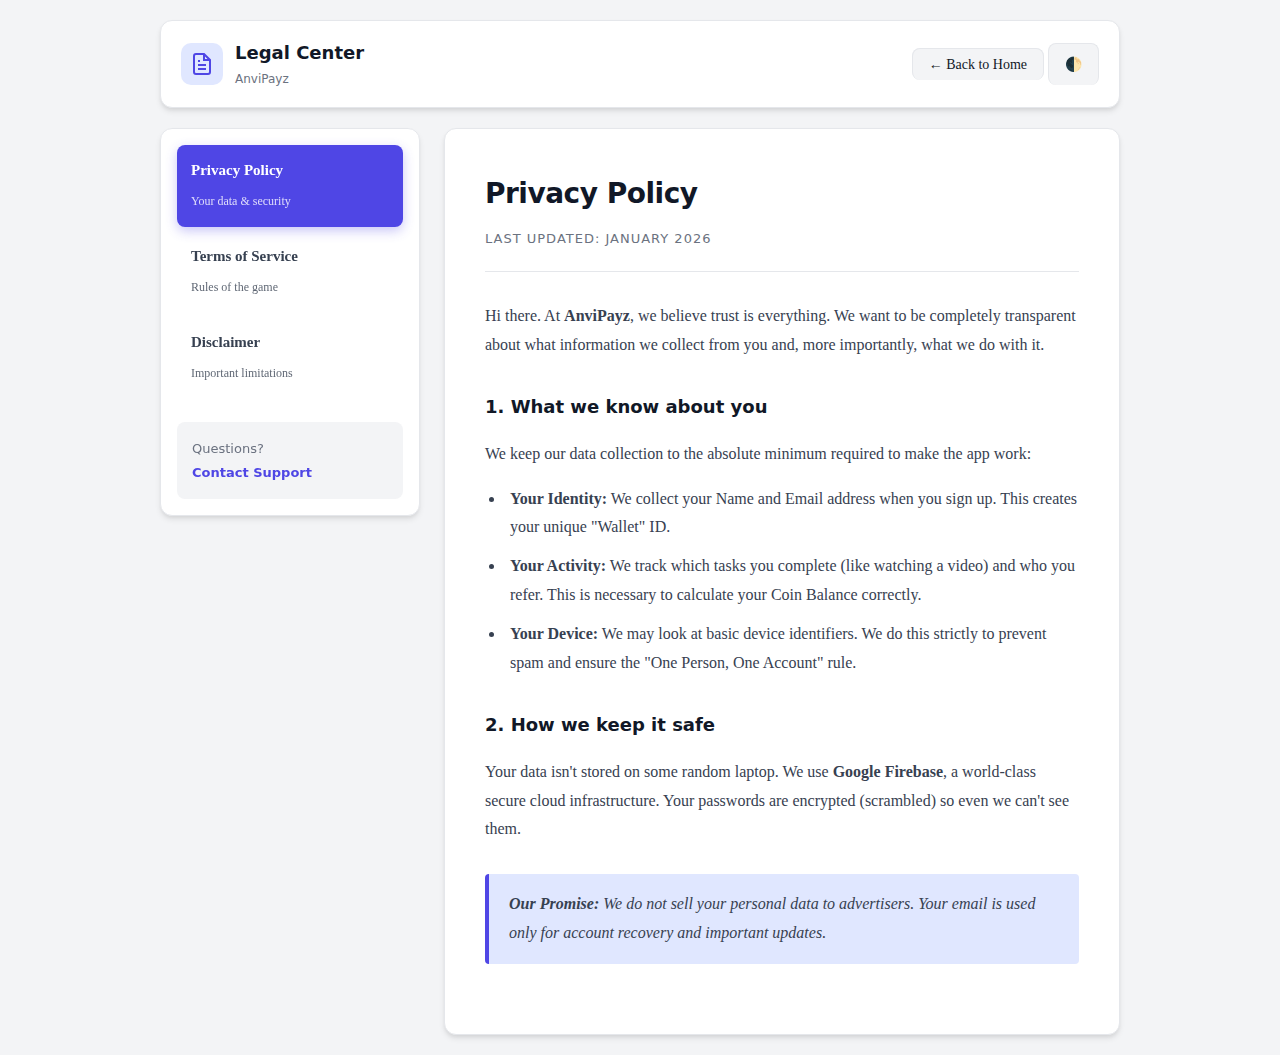
<file: legal.html>
<!DOCTYPE html>
<html lang="en">
<head>
  <meta charset="UTF-8" />
  <meta name="viewport" content="width=device-width, initial-scale=1.0" />
  <link rel="icon" type="image/png" href="favicon.png">

  <title>Legal Center - AnviPayz</title>

  <script>
    (function () {
      const theme = localStorage.getItem("anvi-theme");
      if (theme === "dark") document.documentElement.classList.add("dark");
    })();
  </script>

  <style>
    :root{
      /* Colors */
      --bg: #f3f4f6; /* Thoda greyish for contrast */
      --paper: #ffffff;
      --text-head: #111827;
      --text-body: #374151; /* Thoda soft black */
      --muted: #6b7280;
      --border: #e5e7eb;
      
      /* Brand */
      --brand: #4f46e5;
      --brand-light: #e0e7ff;

      /* Dimensions */
      --radius: 12px;
      --shadow: 0 4px 6px -1px rgba(0, 0, 0, 0.1), 0 2px 4px -1px rgba(0, 0, 0, 0.06);
    }

    .dark{
      --bg: #0f172a;
      --paper: #1e293b;
      --text-head: #f3f4f6;
      --text-body: #cbd5e1;
      --muted: #94a3b8;
      --border: #334155;
      --brand: #818cf8;
      --brand-light: rgba(129, 140, 248, 0.15);
    }

    *{ box-sizing: border-box; }
    
    body{
      margin: 0;
      background: var(--bg);
      color: var(--text-body);
      /* Professional Document Font stack */
      font-family: Georgia, Cambria, "Times New Roman", Times, serif;
      line-height: 1.8; /* Zayada breathing room */
      font-size: 16px;
    }

    h1, h2, h3, button, .brand-text, .nav-text {
      /* Headings stay modern sans-serif */
      font-family: ui-sans-serif, system-ui, -apple-system, BlinkMacSystemFont, "Segoe UI", Roboto, "Helvetica Neue", Arial, sans-serif;
    }

    a{ color: var(--brand); text-decoration: none; border-bottom: 1px dotted var(--brand); }
    a:hover { border-style: solid; }
    button{ font: inherit; border: none; background: none; }

    .wrap{
      max-width: 1000px;
      margin: 0 auto;
      padding: 20px;
      display: flex;
      flex-direction: column;
      gap: 20px;
      min-height: 100vh;
    }

    /* --- HEADER --- */
    .header{
      background: var(--paper);
      padding: 16px 20px;
      border-radius: var(--radius);
      box-shadow: var(--shadow);
      border: 1px solid var(--border);
      display: flex;
      justify-content: space-between;
      align-items: center;
    }

    .brand{ display: flex; align-items: center; gap: 12px; }
    .brand-icon{
      width: 42px; height: 42px;
      background: var(--brand-light);
      color: var(--brand);
      border-radius: 10px;
      display: grid;
      place-items: center;
    }
    .brand-text h1{ margin: 0; font-size: 18px; color: var(--text-head); font-weight: 700; }
    .brand-text p{ margin: 0; font-size: 12px; color: var(--muted); }

    .actions .btn{
      background: var(--bg);
      padding: 8px 16px;
      border-radius: 8px;
      font-size: 14px;
      font-weight: 500;
      color: var(--text-head);
      border: 1px solid var(--border);
      cursor: pointer;
      transition: all 0.2s;
      text-decoration: none;
      border-bottom: none;
    }
    .actions .btn:hover{ background: var(--brand-light); color: var(--brand); border-color: var(--brand); }

    /* --- MAIN LAYOUT --- */
    .layout{
      display: flex;
      gap: 24px;
      align-items: flex-start;
    }

    /* Sidebar */
    .sidebar{
      width: 260px;
      flex-shrink: 0;
      background: var(--paper);
      border-radius: var(--radius);
      border: 1px solid var(--border);
      box-shadow: var(--shadow);
      padding: 16px;
      position: sticky;
      top: 20px;
    }

    .doc-nav button{
      width: 100%;
      text-align: left;
      padding: 12px 14px;
      border-radius: 8px;
      color: var(--text-body);
      cursor: pointer;
      transition: all 0.2s;
      margin-bottom: 4px;
    }
    
    .doc-nav button:hover{ background: var(--bg); color: var(--text-head); }
    
    .doc-nav button.active{
      background: var(--brand);
      color: #fff;
      box-shadow: 0 4px 12px rgba(79, 70, 229, 0.3);
    }

    .doc-nav .label{ font-weight: 600; display: block; font-size: 15px; margin-bottom: 2px; }
    .doc-nav .sub{ font-size: 12px; opacity: 0.8; font-weight: 400; font-family: inherit; }

    /* Content Area (The "Paper") */
    .content-area{
      flex: 1;
      background: var(--paper);
      border-radius: var(--radius);
      border: 1px solid var(--border);
      box-shadow: var(--shadow);
      padding: 40px;
      min-height: 600px;
    }

    .doc-content{ display: none; animation: fadeIn 0.3s ease; }
    .doc-content.active{ display: block; }

    @keyframes fadeIn { from{ opacity: 0; transform: translateY(5px); } to{ opacity: 1; transform: translateY(0); } }

    /* Typography inside Doc */
    .doc-title{
      font-size: 28px;
      color: var(--text-head);
      margin: 0 0 8px 0;
      font-weight: 800;
      letter-spacing: -0.5px;
    }
    .doc-meta{
      font-family: ui-sans-serif, system-ui, sans-serif;
      font-size: 13px;
      color: var(--muted);
      text-transform: uppercase;
      letter-spacing: 1px;
      margin-bottom: 30px;
      padding-bottom: 20px;
      border-bottom: 1px solid var(--border);
    }

    h3{
      color: var(--text-head);
      font-size: 18px;
      margin-top: 32px;
      margin-bottom: 12px;
      font-weight: 700;
    }

    p{ margin-bottom: 16px; }
    
    ul{ padding-left: 20px; margin-bottom: 20px; }
    li{ margin-bottom: 10px; padding-left: 5px; }

    /* Special Note Box */
    .highlight-box{
      background: var(--brand-light);
      border-left: 4px solid var(--brand);
      padding: 16px 20px;
      border-radius: 4px;
      margin: 30px 0;
      font-style: italic;
      color: var(--text-body);
    }
    .dark .highlight-box{ color: var(--text-head); }

    /* Mobile Stuff */
    .mobile-tabs{ display: none; }

    /* Responsive */
    @media (max-width: 800px){
      .layout{ flex-direction: column; }
      .sidebar{ display: none; }
      .content-area{ padding: 24px; }
      
      .mobile-tabs{
        display: flex;
        gap: 8px;
        overflow-x: auto;
        padding-bottom: 4px;
        margin-top: 10px;
      }
      .mobile-tab{
        flex: 1;
        padding: 10px;
        background: var(--paper);
        border: 1px solid var(--border);
        border-radius: 8px;
        text-align: center;
        font-size: 14px;
        font-weight: 500;
        white-space: nowrap;
        cursor: pointer;
      }
      .mobile-tab.active{
        background: var(--brand);
        color: white;
        border-color: var(--brand);
      }
    }
  </style>
</head>

<body>

<div class="wrap">

  <header class="header">
    <div class="brand">
      <div class="brand-icon">
        <svg width="24" height="24" viewBox="0 0 24 24" fill="none" stroke="currentColor" stroke-width="2">
          <path d="M14 2H6a2 2 0 0 0-2 2v16a2 2 0 0 0 2 2h12a2 2 0 0 0 2-2V8z"></path>
          <polyline points="14 2 14 8 20 8"></polyline>
          <line x1="16" y1="13" x2="8" y2="13"></line>
          <line x1="16" y1="17" x2="8" y2="17"></line>
          <polyline points="10 9 9 9 8 9"></polyline>
        </svg>
      </div>
      <div class="brand-text">
        <h1>Legal Center</h1>
        <p>AnviPayz</p>
      </div>
    </div>
    <div class="actions">
      <a href="home.html" class="btn">← Back to Home</a>
      <button class="btn" id="themeBtn">🌓</button>
    </div>
  </header>

  <div class="mobile-tabs">
    <button class="mobile-tab active" onclick="switchDoc('privacy')">Privacy</button>
    <button class="mobile-tab" onclick="switchDoc('terms')">Terms</button>
    <button class="mobile-tab" onclick="switchDoc('disclaimer')">Disclaimer</button>
  </div>

  <div class="layout">
    
    <aside class="sidebar">
      <nav class="doc-nav">
        <button class="active" onclick="switchDoc('privacy')" id="btn-privacy">
          <span class="label">Privacy Policy</span>
          <span class="sub">Your data & security</span>
        </button>
        <button onclick="switchDoc('terms')" id="btn-terms">
          <span class="label">Terms of Service</span>
          <span class="sub">Rules of the game</span>
        </button>
        <button onclick="switchDoc('disclaimer')" id="btn-disclaimer">
          <span class="label">Disclaimer</span>
          <span class="sub">Important limitations</span>
        </button>
      </nav>
      
      <div style="margin-top: 20px; padding: 15px; background: var(--bg); border-radius: 8px; font-size: 13px; color: var(--muted); font-family: ui-sans-serif, system-ui;">
        Questions? <br>
        <a href="mailto:anvipayz@gmail.com" style="border:none; color:var(--brand); font-weight:600;">Contact Support</a>
      </div>
    </aside>

    <main class="content-area">

      <article id="doc-privacy" class="doc-content active">
        <h1 class="doc-title">Privacy Policy</h1>
        <div class="doc-meta">Last Updated: January 2026</div>

        <p>Hi there. At <strong>AnviPayz</strong>, we believe trust is everything. We want to be completely transparent about what information we collect from you and, more importantly, what we do with it.</p>

        <h3>1. What we know about you</h3>
        <p>We keep our data collection to the absolute minimum required to make the app work:</p>
        <ul>
          <li><strong>Your Identity:</strong> We collect your Name and Email address when you sign up. This creates your unique "Wallet" ID.</li>
          <li><strong>Your Activity:</strong> We track which tasks you complete (like watching a video) and who you refer. This is necessary to calculate your Coin Balance correctly.</li>
          <li><strong>Your Device:</strong> We may look at basic device identifiers. We do this strictly to prevent spam and ensure the "One Person, One Account" rule.</li>
        </ul>

        <h3>2. How we keep it safe</h3>
        <p>Your data isn't stored on some random laptop. We use <strong>Google Firebase</strong>, a world-class secure cloud infrastructure. Your passwords are encrypted (scrambled) so even we can't see them.</p>

        <div class="highlight-box">
          <strong>Our Promise:</strong> We do not sell your personal data to advertisers. Your email is used only for account recovery and important updates.
        </div>
      </article>

      <article id="doc-terms" class="doc-content">
        <h1 class="doc-title">Terms & Conditions</h1>
        <div class="doc-meta">Last Updated: January 2026</div>

        <p>Welcome to AnviPayz. To keep this community fair and fun for everyone, we have a few simple ground rules.</p>

        <h3>1. The "Golden Rule" (One Account)</h3>
        <p>AnviPayz is designed for real people. You are allowed <strong>one account</strong>. Please do not create multiple fake accounts to refer yourself. If our system detects this, all linked accounts will be permanently banned.</p>

        <h3>2. Understanding "Coins"</h3>
        <p>It is important to understand what the balance in your wallet actually is:</p>
        <ul>
          <li><strong>Virtual Currency:</strong> "Coins" are points you earn for activity. They are not real money (INR/USD).</li>
          <li><strong>Usage:</strong> Coins are meant to be used within the app ecosystem (for example, to redeem a Mobile Recharge when that feature is live).</li>
          <li><strong>No Cashouts:</strong> We do not offer bank transfers, UPI, or PayPal withdrawals. Coins stay in the app.</li>
        </ul>

        <h3>3. Fair Play</h3>
        <p>We love hustlers, but not cheaters. Using bots, scripts, VPNs, or ad-blockers to bypass tasks hurts the platform and ruins it for everyone else. Play fair, earn fair.</p>
      </article>

      <article id="doc-disclaimer" class="doc-content">
        <h1 class="doc-title">Disclaimer</h1>
        <div class="doc-meta">Last Updated: January 2026</div>

        <p>We want to set the right expectations before you start using AnviPayz.</p>

        <h3>1. Not an Investment Platform</h3>
        <p>AnviPayz is a rewards utility app. It is <strong>not</strong> a "get rich quick" scheme, an investment opportunity, or a job. We do not promise any fixed monthly income.</p>

        <h3>2. Service Availability</h3>
        <p>We try our best to keep things running 24/7. However, features like Mobile Recharge depend on third-party providers. Sometimes, tasks might run out or services might be temporarily down for maintenance. We appreciate your patience during these times.</p>

        <div class="highlight-box">
          By using AnviPayz, you acknowledge that you understand Coins have no monetary value outside the app and cannot be exchanged for cash.
        </div>

        <h3>3. Contact Us</h3>
        <p>If you encounter a bug or have a genuine issue, we are here to help. Reach out to us at <strong>anvipayz@gmail.com</strong>.</p>
      </article>

    </main>
  </div>
</div>

<script>
  // Theme Toggle
  const themeBtn = document.getElementById("themeBtn");
  themeBtn.addEventListener("click", () => {
    document.documentElement.classList.toggle("dark");
    const isDark = document.documentElement.classList.contains("dark");
    localStorage.setItem("anvi-theme", isDark ? "dark" : "light");
  });

  // Tab Switching Logic
  function switchDoc(docId) {
    // 1. Hide all contents
    document.querySelectorAll('.doc-content').forEach(el => el.classList.remove('active'));
    // 2. Show selected content
    document.getElementById('doc-' + docId).classList.add('active');

    // 3. Update Sidebar Buttons
    document.querySelectorAll('.doc-nav button').forEach(btn => btn.classList.remove('active'));
    const sideBtn = document.getElementById('btn-' + docId);
    if(sideBtn) sideBtn.classList.add('active');

    // 4. Update Mobile Tabs
    document.querySelectorAll('.mobile-tab').forEach(tab => {
      tab.classList.remove('active');
      if(tab.innerText.toLowerCase().includes(docId.replace('doc-', ''))) {
        tab.classList.add('active');
      }
    });
    
    // Auto scroll to top on mobile
    if(window.innerWidth < 800){
      window.scrollTo({top: 0, behavior: 'smooth'});
    }
  }
</script>

</body>
</html>
</file>
